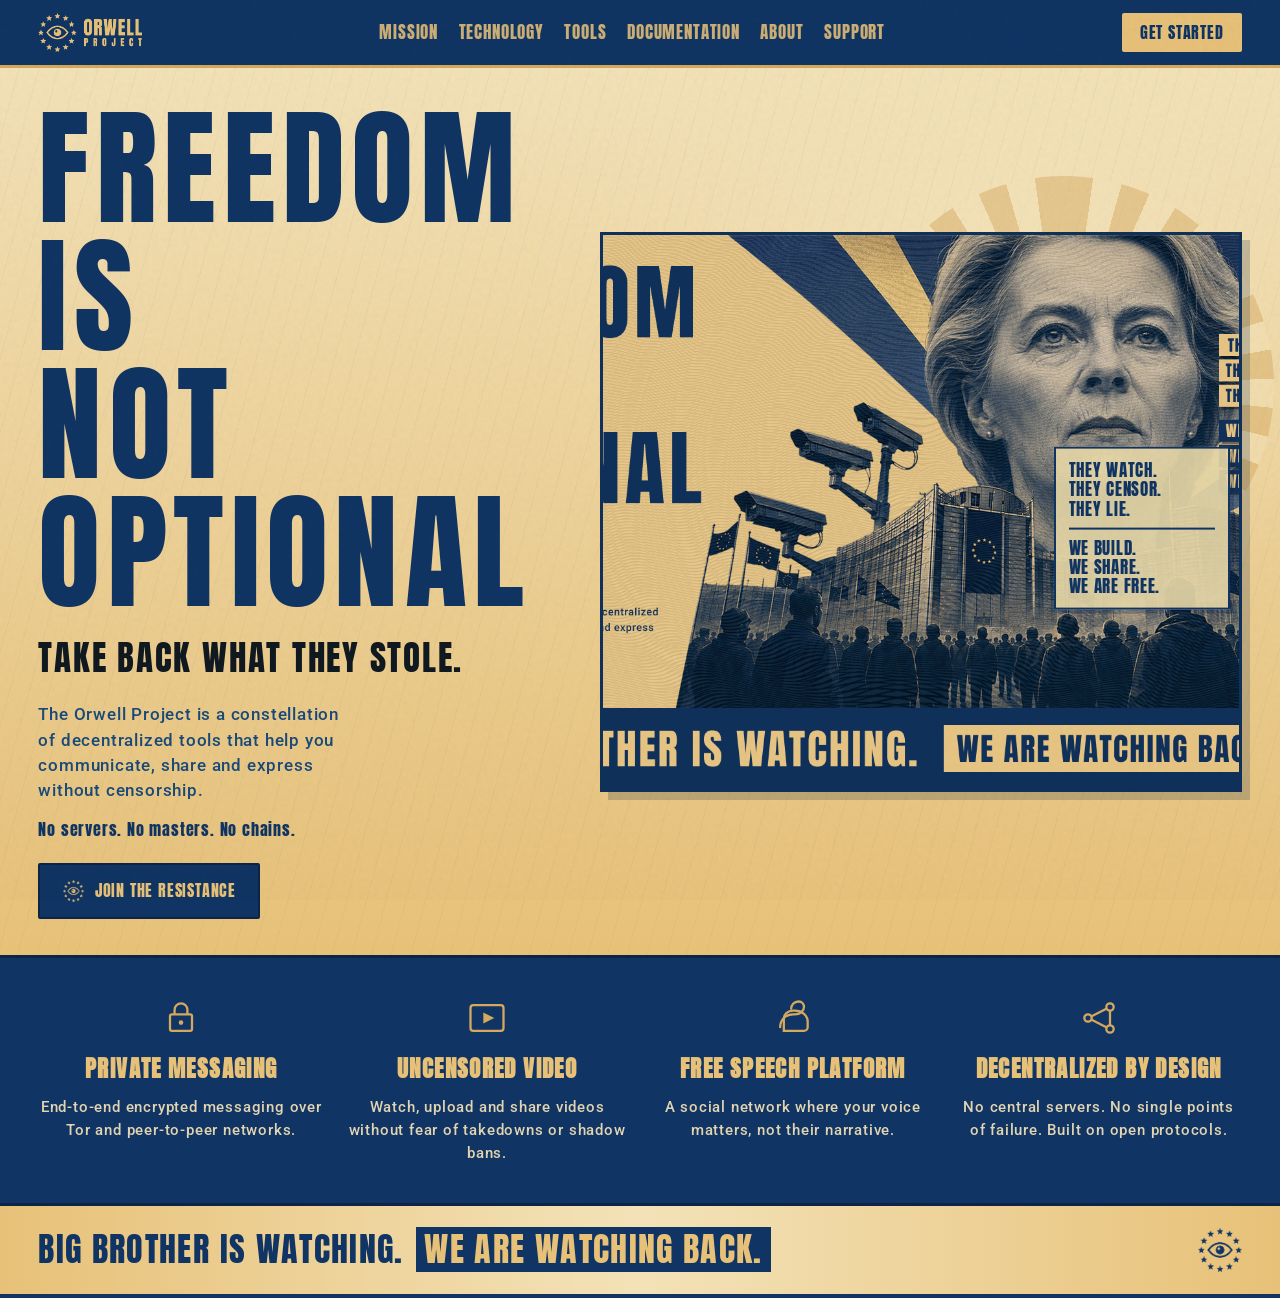
<file: index.html>
<!DOCTYPE html>
<html lang="en">
  <head>
    <meta charset="UTF-8" />
    <meta name="viewport" content="width=device-width, initial-scale=1.0" />
    <title>Orwell Project — Freedom Is Not Optional</title>
    <meta
      name="description"
      content="A constellation of decentralized tools to communicate, share and express without censorship. No servers. No masters. No chains."
    />
    <link rel="preconnect" href="https://fonts.googleapis.com" />
    <link rel="preconnect" href="https://fonts.gstatic.com" crossorigin />
    <link
      href="https://fonts.googleapis.com/css2?family=Anton&family=Roboto:wght@500&display=swap"
      rel="stylesheet"
    />
    <link rel="stylesheet" href="styles.css" />
  </head>
  <body>
    <div class="grain" aria-hidden="true"></div>

    <header class="site-header">
      <a class="brand" href="#top" aria-label="Orwell Project home">
        <img
          class="brand__logo"
          src="assets/brand/logo-main-yellow.png"
          alt="Orwell Project"
          width="200"
          height="48"
        />
      </a>

      <nav class="nav" aria-label="Primary">
        <a href="#mission">Mission</a>
        <a href="#technology">Technology</a>
        <a href="#tools">Tools</a>
        <a href="#documentation">Documentation</a>
        <a href="#about">About</a>
        <a href="#support">Support</a>
      </nav>

      <a class="btn btn--sand" href="#get-started">Get Started</a>
    </header>

    <main id="top">
      <section class="hero">
        <div class="hero__copy">
          <h1 class="hero__title">
            <span class="line">Freedom is</span>
            <span class="line">not optional</span>
          </h1>
          <p class="hero__kicker">Take back what they stole.</p>
          <p class="hero__lead">
            The Orwell Project is a constellation of decentralized tools that help
            you communicate, share and express without censorship.
          </p>
          <p class="hero__credo">No servers. No masters. No chains.</p>
          <a class="btn btn--navy btn--xl" href="#get-started">
            <img
              class="btn__icon"
              src="assets/brand/eye-yellow.png"
              alt=""
              width="22"
              height="22"
              aria-hidden="true"
            />
            Join the Resistance
          </a>
        </div>

        <div class="hero__art">
          <div class="hero__sunburst" aria-hidden="true"></div>
          <img
            class="hero__image"
            src="assets/Landing%20Page.png"
            alt="Propaganda-style scene: a giant bureaucratic portrait over a surveilled capital, watched by a crowd."
            width="1200"
            height="900"
          />
          <aside class="manifesto" aria-label="Manifesto">
            <p>They watch.<br />They censor.<br />They lie.</p>
            <hr />
            <p>We build.<br />We share.<br />We are free.</p>
          </aside>
        </div>
      </section>

      <section class="pillars" id="tools" aria-label="Core tools">
        <article class="pillar">
          <div class="pillar__icon" aria-hidden="true">
            <svg viewBox="0 0 48 48" fill="none">
              <rect x="12" y="20" width="24" height="18" rx="2" stroke="currentColor" stroke-width="2.5" />
              <path d="M17 20v-5a7 7 0 0 1 14 0v5" stroke="currentColor" stroke-width="2.5" />
              <circle cx="24" cy="29" r="2.5" fill="currentColor" />
            </svg>
          </div>
          <h2>Private Messaging</h2>
          <p>End-to-end encrypted messaging over Tor and peer-to-peer networks.</p>
        </article>

        <article class="pillar">
          <div class="pillar__icon" aria-hidden="true">
            <svg viewBox="0 0 48 48" fill="none">
              <rect x="6" y="10" width="36" height="28" rx="3" stroke="currentColor" stroke-width="2.5" />
              <path d="M20 18v12l12-6-12-6z" fill="currentColor" />
            </svg>
          </div>
          <h2>Uncensored Video</h2>
          <p>Watch, upload and share videos without fear of takedowns or shadow bans.</p>
        </article>

        <article class="pillar">
          <div class="pillar__icon" aria-hidden="true">
            <svg viewBox="0 0 48 48" fill="none">
              <path
                d="M10 34c0-8 6-14 14-14h2c6 0 10-4 10-8 0-3-2-6-6-6-5 0-8 4-8 8"
                stroke="currentColor"
                stroke-width="2.5"
                stroke-linecap="round"
              />
              <path
                d="M14 38h22a4 4 0 0 0 4-4v-6c0-7-6-12-14-12h-2c-6 0-10 4-10 9v13z"
                stroke="currentColor"
                stroke-width="2.5"
              />
            </svg>
          </div>
          <h2>Free Speech Platform</h2>
          <p>A social network where your voice matters, not their narrative.</p>
        </article>

        <article class="pillar">
          <div class="pillar__icon" aria-hidden="true">
            <svg viewBox="0 0 48 48" fill="none">
              <circle cx="12" cy="24" r="4" stroke="currentColor" stroke-width="2.5" />
              <circle cx="36" cy="12" r="4" stroke="currentColor" stroke-width="2.5" />
              <circle cx="36" cy="36" r="4" stroke="currentColor" stroke-width="2.5" />
              <path d="M16 22l16-8M16 26l16 8M36 16v16" stroke="currentColor" stroke-width="2.5" />
            </svg>
          </div>
          <h2>Decentralized by Design</h2>
          <p>No central servers. No single points of failure. Built on open protocols.</p>
        </article>
      </section>

      <section class="watch-bar" aria-label="Closing slogan">
        <p>
          <span>Big Brother is watching.</span>
          <strong>We are watching back.</strong>
        </p>
        <img
          class="watch-bar__mark"
          src="assets/brand/eye-blue.png"
          alt=""
          width="44"
          height="44"
          aria-hidden="true"
        />
      </section>
    </main>
  </body>
</html>
</file>
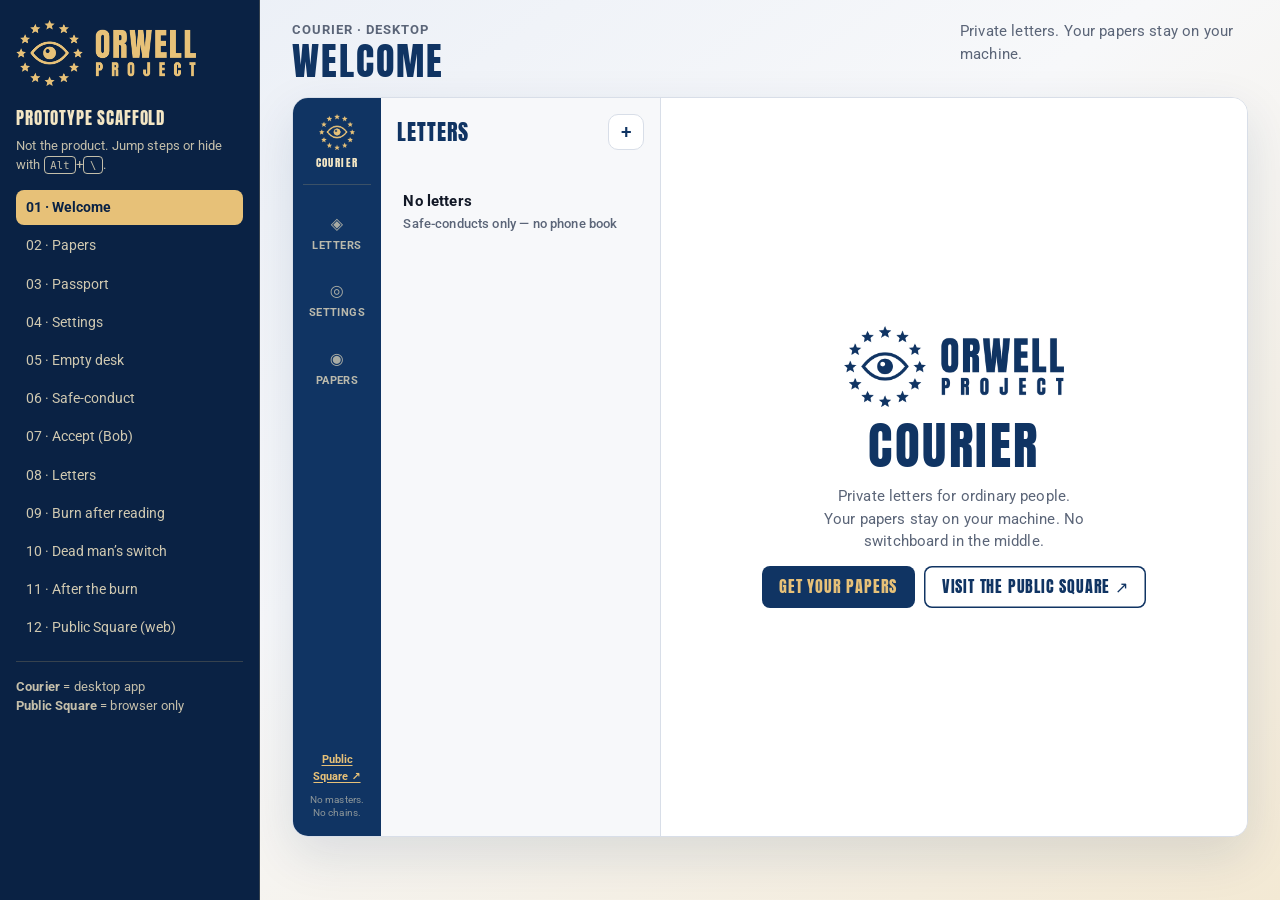
<file: mockups/parcours.html>
<!DOCTYPE html>
<html lang="en">
  <head>
    <meta charset="UTF-8" />
    <meta name="viewport" content="width=device-width, initial-scale=1.0" />
    <title>Orwell Project — Courier mockup</title>
    <link rel="preconnect" href="https://fonts.googleapis.com" />
    <link rel="preconnect" href="https://fonts.gstatic.com" crossorigin />
    <link
      href="https://fonts.googleapis.com/css2?family=Anton&family=Roboto:wght@400;500;700&display=swap"
      rel="stylesheet"
    />
    <link rel="stylesheet" href="parcours.css" />
  </head>
  <body>
    <aside class="rail" id="rail">
      <a class="rail__brand" href="../index.html">
        <img src="../assets/brand/logo-main-yellow.png" alt="Orwell Project" />
      </a>
      <p class="rail__label">Prototype scaffold</p>
      <p class="rail__hint">Not the product. Jump steps or hide with <kbd>Alt</kbd>+<kbd>\</kbd>.</p>
      <ol class="steps">
        <li><button type="button" data-go="splash" class="is-active">01 · Welcome</button></li>
        <li><button type="button" data-go="identity">02 · Papers</button></li>
        <li><button type="button" data-go="recovery">03 · Passport</button></li>
        <li><button type="button" data-go="settings">04 · Settings</button></li>
        <li><button type="button" data-go="inbox">05 · Empty desk</button></li>
        <li><button type="button" data-go="invite">06 · Safe-conduct</button></li>
        <li><button type="button" data-go="accept">07 · Accept (Bob)</button></li>
        <li><button type="button" data-go="chat">08 · Letters</button></li>
        <li><button type="button" data-go="ephemeral">09 · Burn after reading</button></li>
        <li><button type="button" data-go="dms">10 · Dead man’s switch</button></li>
        <li><button type="button" data-go="wiped">11 · After the burn</button></li>
        <li><button type="button" data-go="square">12 · Public Square (web)</button></li>
      </ol>
      <p class="rail__note">
        <strong>Courier</strong> = desktop app<br />
        <strong>Public Square</strong> = browser only
      </p>
    </aside>

    <main class="stage">
      <header class="stage__bar">
        <div>
          <p class="eyebrow">Courier · desktop</p>
          <h1 id="screen-title">Welcome</h1>
        </div>
        <p class="stage__meta" id="screen-meta">Private letters. Your papers stay on your machine.</p>
      </header>

      <div class="desktop-wrap">
        <!-- COURIER APP -->
        <div class="courier" id="app">
          <aside class="nav-rail">
            <div class="nav-rail__top">
              <img
                class="nav-rail__logo"
                src="../assets/brand/eye-yellow.png"
                alt=""
                aria-hidden="true"
              />
              <span class="nav-rail__word">COURIER</span>
            </div>
            <nav class="nav-rail__menu" aria-label="Courier">
              <button type="button" class="nav-item is-active" data-nav="lines" data-go="inbox">
                <span class="nav-item__icon" aria-hidden="true">◈</span>
                Letters
              </button>
              <button type="button" class="nav-item" data-go="settings">
                <span class="nav-item__icon" aria-hidden="true">◎</span>
                Settings
              </button>
              <button type="button" class="nav-item" data-go="identity">
                <span class="nav-item__icon" aria-hidden="true">◉</span>
                Papers
              </button>
            </nav>
            <div class="nav-rail__foot">
              <button type="button" class="nav-link" data-go="square">Public Square ↗</button>
              <p class="nav-rail__tag">No masters. No chains.</p>
            </div>
          </aside>

          <section class="col-list" aria-label="Letters">
            <header class="col-list__head">
              <h2>Letters</h2>
              <button type="button" class="icon-btn" data-go="invite" title="New letter">+</button>
            </header>
            <div class="col-list__body" id="thread-list">
              <!-- filled / swapped per screen via data attributes in screens below as templates — static variants -->
            </div>
          </section>

          <section class="col-main" id="app-main">
            <!-- 01 Welcome -->
            <div class="screen is-active" data-screen="splash">
              <div class="focus-panel">
                <img
                  class="focus-panel__logo"
                  src="../assets/brand/logo-main-blue.png"
                  alt="Orwell Project"
                />
                <h2 class="display">Courier</h2>
                <p class="lede">
                  Private letters for ordinary people.<br />
                  Your papers stay on your machine. No switchboard in the middle.
                </p>
                <div class="actions">
                  <button type="button" class="btn btn--primary" data-go="identity">
                    Get your papers
                  </button>
                  <button type="button" class="btn btn--ghost" data-go="square">
                    Visit the Public Square ↗
                  </button>
                </div>
              </div>
            </div>

            <!-- 02 Papers -->
            <div class="screen" data-screen="identity">
              <div class="focus-panel focus-panel--form">
                <p class="kicker">Your papers</p>
                <h2 class="display display--sm">Issue new papers</h2>
                <p class="lede">No telephone number. No mailing address. Just you and this desk.</p>
                <div class="card">
                  <p class="card__label">Your seal</p>
                  <code>ORW-7F3A · 9C21 · B804 · E11D</code>
                  <p class="card__hint">Kept here · how comrades recognize you</p>
                </div>
                <label class="field">
                  <span>Cover name (optional)</span>
                  <input type="text" value="Comrade A" readonly />
                </label>
                <button type="button" class="btn btn--primary" data-go="recovery">
                  Make my passport
                </button>
              </div>
            </div>

            <!-- 03 Passport -->
            <div class="screen" data-screen="recovery">
              <div class="focus-panel focus-panel--form">
                <button type="button" class="text-btn" data-go="identity">← Back</button>
                <p class="kicker">Passport</p>
                <h2 class="display display--sm">Write these words down</h2>
                <p class="lede">
                  On paper. Off this machine. Lose them, and these papers are gone for good.
                </p>
                <ol class="words">
                  <li>lantern</li>
                  <li>bridge</li>
                  <li>velvet</li>
                  <li>circuit</li>
                  <li>harbor</li>
                  <li>quartz</li>
                  <li>mirror</li>
                  <li>ember</li>
                  <li>silent</li>
                  <li>copper</li>
                  <li>orchid</li>
                  <li>signal</li>
                </ol>
                <label class="check">
                  <input type="checkbox" checked readonly />
                  <span>I wrote them somewhere safe — not on this machine</span>
                </label>
                <button type="button" class="btn btn--primary" data-go="settings">Continue</button>
              </div>
            </div>

            <!-- 04 Settings -->
            <div class="screen" data-screen="settings">
              <div class="focus-panel focus-panel--form focus-panel--wide">
                <p class="kicker">Settings</p>
                <h2 class="display display--sm">House rules</h2>
                <div class="settings-grid">
                  <div class="card">
                    <div class="row">
                      <div>
                        <strong>Burn after reading</strong>
                        <p>Letters disappear for both of you</p>
                      </div>
                      <span class="switch is-on" aria-hidden="true"></span>
                    </div>
                    <div class="chips">
                      <span class="chip">1h</span>
                      <span class="chip is-selected">24h</span>
                      <span class="chip">7d</span>
                      <span class="chip">15 letters</span>
                    </div>
                  </div>
                  <div class="card">
                    <div class="row">
                      <div>
                        <strong>Dead man’s switch</strong>
                        <p>Burn everything on this desk in a hurry</p>
                      </div>
                      <span class="switch is-on" aria-hidden="true"></span>
                    </div>
                    <p class="card__hint"><kbd>Ctrl</kbd>×2 → then <kbd>Enter</kbd>×2</p>
                  </div>
                  <div class="card">
                    <strong>Cover story</strong>
                    <p>A second code opens a harmless empty desk.</p>
                    <button type="button" class="btn btn--soft btn--sm">Set up later</button>
                  </div>
                </div>
                <button type="button" class="btn btn--primary" data-go="inbox">Open the desk</button>
              </div>
            </div>

            <!-- 05 Empty inbox -->
            <div class="screen" data-screen="inbox" data-list="empty">
              <div class="focus-panel">
                <img
                  class="focus-panel__mark"
                  src="../assets/brand/eye-blue.png"
                  alt=""
                  aria-hidden="true"
                />
                <h2 class="display display--sm">No letters yet</h2>
                <p class="lede">
                  There is no phone book here.<br />
                  Hand someone a safe-conduct to begin.
                </p>
                <button type="button" class="btn btn--primary" data-go="invite">
                  Issue a safe-conduct
                </button>
              </div>
            </div>

            <!-- 06 Invite -->
            <div class="screen" data-screen="invite" data-list="invite">
              <div class="chat-frame">
                <header class="chat-frame__head">
                  <div>
                    <h2>Safe-conduct</h2>
                    <p>Show it in person — or pass it quietly · good for 15 minutes</p>
                  </div>
                </header>
                <div class="invite-body">
                  <div class="qr" aria-hidden="true">
                    <div class="qr__grid"></div>
                  </div>
                  <div class="invite-body__copy">
                    <div class="card card--row">
                      <code>orwell://pass/8f3c…a91e</code>
                      <button type="button" class="btn btn--soft btn--sm">Copy</button>
                    </div>
                    <p class="muted">Waiting for Bob to accept…</p>
                    <button type="button" class="btn btn--primary" data-go="accept">
                      Pretend Bob opens it →
                    </button>
                  </div>
                </div>
              </div>
            </div>

            <!-- 07 Accept -->
            <div class="screen" data-screen="accept" data-list="empty">
              <div class="focus-panel focus-panel--form">
                <p class="kicker">On Bob’s desk</p>
                <h2 class="display display--sm">Someone wants a letter line</h2>
                <div class="card">
                  <p class="card__label">From</p>
                  <p class="card__title">Comrade A</p>
                  <p class="mono">Seal · ORW-7F3A · 9C21</p>
                  <p class="card__hint">
                    Check the seal with them in real life. This pass burns after one use.
                  </p>
                </div>
                <ul class="bullets">
                  <li>Only the two of you will read what follows</li>
                  <li>No phone book in the middle</li>
                  <li>The safe-conduct expires once used</li>
                </ul>
                <div class="actions">
                  <button type="button" class="btn btn--primary" data-go="chat">Accept</button>
                  <button type="button" class="btn btn--ghost" data-go="inbox">Refuse</button>
                </div>
              </div>
            </div>

            <!-- 08 Chat -->
            <div class="screen" data-screen="chat" data-list="chat">
              <div class="chat-frame">
                <header class="chat-frame__head">
                  <div>
                    <h2>Comrade A</h2>
                    <p>Burn after reading · 24h · <span class="accent">3/15</span></p>
                  </div>
                  <div class="chat-frame__tools">
                    <span class="badge">Sealed</span>
                    <button type="button" class="text-btn" data-go="dms">Panic burn</button>
                  </div>
                </header>
                <div class="chat-frame__banner">
                  Sealed letters — only the two of you can read them
                </div>
                <div class="chat-frame__thread">
                  <div class="msg msg--in">
                    <p>The line is open. Speak freely.</p>
                    <time>14:02 · read · burns in 23h</time>
                  </div>
                  <div class="msg msg--out">
                    <p>Understood. Keep it short. Keep it quiet.</p>
                    <time>14:03 · sent</time>
                  </div>
                  <div class="msg msg--in">
                    <p>If they knock: Dead man’s switch. Don’t wait for a warning light.</p>
                    <time>14:04 · read · burns in 23h</time>
                  </div>
                </div>
                <footer class="composer">
                  <button type="button" class="icon-btn" title="Attach" disabled>+</button>
                  <input type="text" value="Type a letter…" readonly />
                  <button type="button" class="btn btn--primary btn--sm" data-go="ephemeral">
                    Send
                  </button>
                </footer>
              </div>
            </div>

            <!-- 09 Ephemeral -->
            <div class="screen" data-screen="ephemeral" data-list="chat">
              <div class="chat-frame">
                <header class="chat-frame__head">
                  <div>
                    <h2>Comrade A</h2>
                    <p class="warn">Burn limit reached — both desks clear</p>
                  </div>
                  <span class="badge badge--warn">15/15</span>
                </header>
                <div class="chat-frame__thread is-purging">
                  <div class="msg msg--ghost">Letter burned</div>
                  <div class="msg msg--ghost">Letter burned</div>
                  <div class="msg msg--ghost">Letter burned</div>
                  <div class="toast">
                    <strong>Ash only</strong>
                    <span>Those letters are gone from both desks.</span>
                  </div>
                </div>
                <footer class="composer">
                  <button type="button" class="btn btn--primary" data-go="dms">
                    Try Dead man’s switch →
                  </button>
                </footer>
              </div>
            </div>

            <!-- 10 DMS -->
            <div class="screen" data-screen="dms" data-list="chat">
              <div class="dms">
                <p class="kicker kicker--light">Ctrl ×2</p>
                <h2 class="display">Dead man’s switch</h2>
                <p class="lede lede--light">
                  Burns this desk. It cannot unsay what someone already copied by hand.
                </p>
                <button type="button" class="dms__btn" data-go="wiped">
                  Burn the desk now
                </button>
                <p class="muted muted--light">Confirm with <kbd>Enter</kbd> ×2</p>
                <button type="button" class="btn btn--ghost-light" data-go="chat">Cancel</button>
              </div>
            </div>

            <!-- 11 Wiped -->
            <div class="screen" data-screen="wiped" data-list="empty">
              <div class="focus-panel">
                <p class="badge">Cover intact</p>
                <h2 class="display display--sm">We’ve got you.</h2>
                <p class="lede">
                  Big Brother came looking.<br />
                  Your letters and papers on this desk: ash.
                </p>
                <div class="card">
                  <strong>Cover story is showing</strong>
                  <p>This machine now looks like a quiet, empty desk.</p>
                </div>
                <div class="actions">
                  <button type="button" class="btn btn--primary" data-go="square">
                    Public Square ↗
                  </button>
                  <button type="button" class="btn btn--ghost" data-go="splash">Start over</button>
                </div>
              </div>
            </div>
          </section>
        </div>

        <!-- PUBLIC SQUARE = WEB -->
        <div class="browser" id="web" hidden>
          <div class="browser__chrome">
            <div class="browser__traffic" aria-hidden="true"><i></i><i></i><i></i></div>
            <div class="browser__url">square.orwell.project</div>
            <button type="button" class="btn btn--soft btn--sm" data-go="inbox">
              ← Courier app
            </button>
          </div>
          <div class="browser__page">
            <header class="web-header">
              <img src="../assets/brand/logo-main-blue.png" alt="Orwell Project" />
              <nav>
                <span class="is-active">Feed</span>
                <span>Kinotek</span>
                <span>Docs</span>
              </nav>
              <button type="button" class="btn btn--primary btn--sm" data-go="invite">
                Open Courier
              </button>
            </header>
            <div class="web-grid">
              <aside>
                <h2>Feeds</h2>
                <button type="button" class="thread is-active">
                  <strong>Main</strong>
                  <small>Speech · short takes</small>
                </button>
                <button type="button" class="thread">
                  <strong>Kinotek</strong>
                  <small>Video</small>
                </button>
                <p class="aside-note">The Square is for speaking aloud. Private letters stay in Courier.</p>
              </aside>
              <div class="feed">
                <article class="post">
                  <header>
                    <strong>@signal.break</strong>
                    <time>2h</time>
                  </header>
                  <p>The Ministry of Truth just “clarified” the rules. Again.</p>
                  <footer>
                    <span>84</span>
                    <button type="button" class="text-btn" data-go="invite">Write in Courier</button>
                  </footer>
                </article>
                <article class="post">
                  <div class="thumb">Newsreel #14 — how to hand a safe-conduct</div>
                  <header>
                    <strong>@kinotek</strong>
                    <time>5h</time>
                  </header>
                  <p>Pictures and film for those who still look.</p>
                </article>
                <article class="post">
                  <header>
                    <strong>@no.chains</strong>
                    <time>1d</time>
                  </header>
                  <p>Don’t put your real name in a letter. Ever.</p>
                </article>
              </div>
            </div>
          </div>
        </div>
      </div>
    </main>

    <!-- Thread list templates (cloned into col-list by JS) -->
    <template id="list-empty">
      <div class="list-empty">
        <p>No letters</p>
        <small>Safe-conducts only — no phone book</small>
      </div>
    </template>
    <template id="list-invite">
      <button type="button" class="thread is-active">
        <span class="avatar">+</span>
        <span>
          <strong>New safe-conduct</strong>
          <small>Once only · 15 min</small>
        </span>
      </button>
    </template>
    <template id="list-chat">
      <button type="button" class="thread is-active">
        <span class="avatar">A</span>
        <span>
          <strong>Comrade A</strong>
          <small>Burns · 3/15</small>
        </span>
      </button>
      <button type="button" class="thread">
        <span class="avatar">B</span>
        <span>
          <strong>Comrade B</strong>
          <small>No recent letters</small>
        </span>
      </button>
    </template>

    <script src="parcours.js"></script>
  </body>
</html>
</file>
<file: styles.css>
:root {
  /* Figma — primary */
  --european-yellow: #e7c178;
  --european-blue: #103463;

  /* Aliases used across UI */
  --navy: var(--european-blue);
  --navy-deep: #0b2448;
  --navy-mid: #1a4a7a;
  --sand: var(--european-yellow);
  --sand-deep: #d4a85e;
  --sand-soft: #f3e2b8;
  --ink: #101820;
  --cream: #f3e2b8;
  --halo: rgba(231, 193, 120, 0.18);

  /* Figma — type */
  --font-display: "Anton", Impact, "Arial Narrow", sans-serif;
  --font-body: "Roboto", "Segoe UI", sans-serif;
  --font-stamp: var(--font-display);
  --lh-h1: 1;
  --lh-button: 1.11;
  --lh-text: 1.5;
  --tracking: 0.05em;

  --header-h: 4.25rem;
  --radius: 2px;
}

*,
*::before,
*::after {
  box-sizing: border-box;
}

html {
  scroll-behavior: smooth;
}

body {
  margin: 0;
  min-height: 100vh;
  color: var(--navy);
  font-family: var(--font-body);
  font-weight: 500;
  font-size: 16px;
  letter-spacing: var(--tracking);
  background: var(--cream);
  line-height: var(--lh-text);
  overflow-x: hidden;
}

img {
  max-width: 100%;
  display: block;
}

a {
  color: inherit;
  text-decoration: none;
}

.grain {
  pointer-events: none;
  position: fixed;
  inset: 0;
  z-index: 50;
  opacity: 0.14;
  mix-blend-mode: multiply;
  background-image: url("data:image/svg+xml,%3Csvg viewBox='0 0 200 200' xmlns='http://www.w3.org/2000/svg'%3E%3Cfilter id='n'%3E%3CfeTurbulence type='fractalNoise' baseFrequency='0.9' numOctaves='3' stitchTiles='stitch'/%3E%3C/filter%3E%3Crect width='100%25' height='100%25' filter='url(%23n)' opacity='0.55'/%3E%3C/svg%3E");
}

/* ——— Header ——— */

.site-header {
  position: sticky;
  top: 0;
  z-index: 40;
  display: flex;
  align-items: center;
  gap: 1.5rem;
  min-height: var(--header-h);
  padding: 0.75rem clamp(1rem, 3vw, 2.5rem);
  background: var(--navy);
  color: var(--sand);
  border-bottom: 3px solid var(--sand-deep);
}

.brand {
  display: inline-flex;
  align-items: center;
  flex-shrink: 0;
}

.brand__logo {
  display: block;
  height: 2.4rem;
  width: auto;
  max-width: min(220px, 42vw);
  object-fit: contain;
  background: transparent;
}

.pillar__icon svg {
  width: 100%;
  height: 100%;
  display: block;
}

.nav {
  display: none;
  flex: 1;
  justify-content: center;
  gap: clamp(0.75rem, 1.6vw, 1.5rem);
  font-family: var(--font-display);
  font-size: 1.05rem;
  font-weight: 400;
  letter-spacing: var(--tracking);
  text-transform: uppercase;
}

.nav a {
  opacity: 0.88;
  transition: opacity 160ms ease, color 160ms ease;
}

.nav a:hover,
.nav a:focus-visible {
  opacity: 1;
  color: #fff;
}

.btn {
  display: inline-flex;
  align-items: center;
  justify-content: center;
  gap: 0.65rem;
  border: 2px solid transparent;
  border-radius: var(--radius);
  font-family: var(--font-display);
  font-size: 16px;
  font-weight: 400;
  line-height: var(--lh-button);
  letter-spacing: var(--tracking);
  text-transform: uppercase;
  cursor: pointer;
  transition: transform 160ms ease, background 160ms ease, color 160ms ease,
    box-shadow 160ms ease;
}

.btn:hover,
.btn:focus-visible {
  transform: translateY(-1px);
}

.btn--sand {
  margin-left: auto;
  padding: 0.55rem 1rem;
  background: var(--sand);
  color: var(--navy);
  flex-shrink: 0;
}

.btn--sand:hover,
.btn--sand:focus-visible {
  background: #fff1c9;
  box-shadow: 0 0 0 2px var(--sand-deep);
}

.btn--navy {
  background: var(--navy);
  color: var(--sand);
  border-color: var(--navy-deep);
}

.btn--navy:hover,
.btn--navy:focus-visible {
  background: var(--navy-mid);
  box-shadow: 4px 4px 0 var(--sand-deep);
}

.btn--xl {
  padding: 0.95rem 1.4rem;
}

.btn__icon {
  width: 1.35rem;
  height: 1.35rem;
  object-fit: contain;
  flex-shrink: 0;
  background: transparent;
}

/* ——— Hero ——— */

.hero {
  position: relative;
  display: grid;
  grid-template-columns: 1fr;
  gap: 1.5rem;
  padding: clamp(1.5rem, 4vw, 3rem) clamp(1rem, 3vw, 2.5rem) 2rem;
  background:
    radial-gradient(circle at 78% 18%, var(--sand-soft) 0%, transparent 34%),
    linear-gradient(180deg, var(--cream) 0%, var(--sand) 100%);
  overflow: hidden;
}

.hero::before {
  content: "";
  position: absolute;
  inset: 0;
  background: repeating-linear-gradient(
    105deg,
    transparent 0 18px,
    rgba(12, 35, 72, 0.03) 18px 19px
  );
  pointer-events: none;
}

.hero__copy {
  position: relative;
  z-index: 2;
  max-width: 34rem;
  animation: rise-in 700ms ease both;
}

.hero__title {
  margin: 0;
  font-family: var(--font-display);
  font-size: clamp(3.5rem, 10vw, 8rem);
  font-weight: 400;
  line-height: var(--lh-h1);
  letter-spacing: var(--tracking);
  text-transform: uppercase;
  color: var(--navy);
}

.hero__title .line {
  display: block;
}

.hero__kicker {
  margin: 1rem 0 0;
  font-family: var(--font-display);
  font-size: clamp(1.5rem, 3.4vw, 2.2rem);
  font-weight: 400;
  letter-spacing: var(--tracking);
  text-transform: uppercase;
  color: var(--ink);
}

.hero__lead {
  margin: 1.1rem 0 0;
  max-width: 32ch;
  font-size: 1.05rem;
  color: var(--navy-mid);
}

.hero__credo {
  margin: 0.85rem 0 1.4rem;
  font-family: var(--font-stamp);
  font-size: 1rem;
  color: var(--navy);
}

.hero__art {
  position: relative;
  z-index: 1;
  min-height: 280px;
  animation: fade-slide 900ms ease 120ms both;
}

.hero__sunburst {
  position: absolute;
  inset: -10% -5% auto auto;
  width: min(70%, 420px);
  aspect-ratio: 1;
  border-radius: 50%;
  background: repeating-conic-gradient(
    from 0deg,
    var(--sand-deep) 0deg 8deg,
    var(--sand-soft) 8deg 16deg
  );
  opacity: 0.45;
  filter: blur(0.2px);
  animation: spin-slow 48s linear infinite;
  z-index: 0;
}

.hero__image {
  position: relative;
  z-index: 1;
  width: 100%;
  height: min(58vh, 520px);
  object-fit: cover;
  object-position: center top;
  border: 3px solid var(--navy);
  box-shadow: 8px 8px 0 rgba(12, 35, 72, 0.2);
  filter: grayscale(0.15) contrast(1.05);
}

.manifesto {
  position: absolute;
  right: 0.75rem;
  top: 50%;
  transform: translateY(-40%);
  z-index: 2;
  width: min(42%, 11rem);
  padding: 0.75rem 0.8rem;
  background: rgba(230, 215, 168, 0.92);
  border: 2px solid var(--navy);
  color: var(--navy);
  font-family: var(--font-display);
  font-size: clamp(0.85rem, 2.4vw, 1.05rem);
  line-height: 1.15;
  letter-spacing: 0.04em;
  text-transform: uppercase;
  box-shadow: 4px 4px 0 rgba(12, 35, 72, 0.25);
  animation: stamp-in 800ms ease 350ms both;
}

.manifesto p {
  margin: 0;
}

.manifesto hr {
  border: none;
  border-top: 2px solid var(--navy);
  margin: 0.55rem 0;
}

/* ——— Pillars ——— */

.pillars {
  display: grid;
  grid-template-columns: 1fr;
  gap: 1.75rem;
  padding: 2rem clamp(1rem, 3vw, 2.5rem);
  background: var(--navy);
  color: var(--sand);
  border-top: 3px solid var(--navy-deep);
  border-bottom: 3px solid var(--navy-deep);
}

.pillar {
  text-align: center;
  max-width: 18rem;
  margin-inline: auto;
}

.pillar__icon {
  width: 2.75rem;
  height: 2.75rem;
  margin: 0 auto 0.75rem;
  color: var(--sand-deep);
}

.pillar h2 {
  margin: 0;
  font-family: var(--font-display);
  font-size: 1.45rem;
  letter-spacing: 0.06em;
  text-transform: uppercase;
}

.pillar p {
  margin: 0.55rem 0 0;
  font-size: 0.95rem;
  color: var(--sand-soft);
  opacity: 0.92;
}

/* ——— Watch bar ——— */

.watch-bar {
  display: flex;
  align-items: center;
  justify-content: space-between;
  gap: 1rem;
  padding: 1.35rem clamp(1rem, 3vw, 2.5rem);
  background:
    linear-gradient(90deg, var(--sand) 0%, var(--sand-soft) 50%, var(--sand) 100%);
  color: var(--navy);
  border-bottom: 4px solid var(--navy);
}

.watch-bar p {
  margin: 0;
  display: flex;
  flex-wrap: wrap;
  align-items: center;
  gap: 0.55rem 0.75rem;
  font-family: var(--font-display);
  font-size: clamp(1.35rem, 3.5vw, 2.1rem);
  letter-spacing: 0.04em;
  text-transform: uppercase;
  line-height: 1.1;
}

.watch-bar strong {
  display: inline-block;
  padding: 0.25rem 0.55rem;
  background: var(--navy);
  color: var(--sand);
  font-weight: 400;
}

.watch-bar__mark {
  width: 2.75rem;
  height: 2.75rem;
  flex-shrink: 0;
  object-fit: contain;
  background: transparent;
}

/* ——— Motion ——— */

@keyframes rise-in {
  from {
    opacity: 0;
    transform: translateY(18px);
  }
  to {
    opacity: 1;
    transform: translateY(0);
  }
}

@keyframes fade-slide {
  from {
    opacity: 0;
    transform: translateX(24px);
  }
  to {
    opacity: 1;
    transform: translateX(0);
  }
}

@keyframes stamp-in {
  from {
    opacity: 0;
    transform: translateY(-40%) scale(1.08) rotate(-2deg);
  }
  to {
    opacity: 1;
    transform: translateY(-40%) scale(1) rotate(0deg);
  }
}

@keyframes spin-slow {
  to {
    transform: rotate(360deg);
  }
}

@media (prefers-reduced-motion: reduce) {
  .hero__copy,
  .hero__art,
  .manifesto,
  .hero__sunburst {
    animation: none !important;
  }

  .btn:hover,
  .btn:focus-visible {
    transform: none;
  }
}

/* ——— Breakpoints ——— */

@media (min-width: 720px) {
  .pillars {
    grid-template-columns: repeat(2, 1fr);
    gap: 2rem 1.5rem;
    padding-block: 2.4rem;
  }

  .pillar {
    margin-inline: 0;
    max-width: none;
  }
}

@media (min-width: 960px) {
  .nav {
    display: flex;
  }

  .hero {
    grid-template-columns: minmax(280px, 0.95fr) minmax(320px, 1.15fr);
    align-items: center;
    gap: 2rem;
    min-height: calc(100vh - var(--header-h) - 11rem);
    padding-top: clamp(2rem, 4vh, 3.5rem);
    padding-bottom: clamp(2rem, 4vh, 3rem);
  }

  .hero__image {
    height: min(64vh, 560px);
  }

  .pillars {
    grid-template-columns: repeat(4, 1fr);
    gap: 1.25rem;
  }
}

@media (max-width: 959px) {
  .site-header {
    flex-wrap: wrap;
  }

  .btn--sand {
    margin-left: 0;
  }
}
</file>
<file: mockups/parcours.css>
:root {
  --blue: #103463;
  --blue-deep: #0a2244;
  --blue-mid: #1a4f8c;
  --yellow: #e7c178;
  --yellow-soft: #f3e6c4;
  --surface: #f7f8fa;
  --surface-2: #ffffff;
  --surface-3: #eef1f6;
  --ink: #121826;
  --muted: #5b6578;
  --line: #d8dee8;
  --danger: #c23b3b;
  --ok: #1f7a4c;

  --font-display: "Anton", Impact, sans-serif;
  --font-body: "Roboto", system-ui, sans-serif;
  --tracking: 0.05em;
  --radius: 10px;
  --radius-sm: 8px;
  --shadow: 0 18px 50px rgba(16, 52, 99, 0.12);
}

*,
*::before,
*::after {
  box-sizing: border-box;
}

body {
  margin: 0;
  min-height: 100vh;
  display: grid;
  grid-template-columns: 260px 1fr;
  font-family: var(--font-body);
  font-weight: 500;
  font-size: 15px;
  letter-spacing: 0.01em;
  line-height: 1.5;
  color: var(--ink);
  background: linear-gradient(145deg, #e9eef6 0%, #f7f8fa 45%, #f3e9d4 100%);
}

body.rail-collapsed {
  grid-template-columns: 0 1fr;
}

body.rail-collapsed .rail {
  opacity: 0;
  pointer-events: none;
  overflow: hidden;
  padding: 0;
  border: 0;
}

button,
input {
  font: inherit;
  color: inherit;
}

button {
  border: 0;
  background: none;
  cursor: pointer;
}

kbd {
  display: inline-block;
  padding: 0.05rem 0.35rem;
  border: 1px solid currentColor;
  border-radius: 4px;
  font-size: 0.8em;
}

/* ——— Scaffold rail ——— */

.rail {
  position: sticky;
  top: 0;
  height: 100vh;
  overflow: auto;
  padding: 1.25rem 1rem 2rem;
  background: var(--blue-deep);
  color: var(--yellow-soft);
  border-right: 1px solid rgba(231, 193, 120, 0.2);
}

.rail__brand img {
  display: block;
  width: 180px;
  height: auto;
  background: transparent;
}

.rail__label {
  margin: 1.25rem 0 0.35rem;
  font-family: var(--font-display);
  letter-spacing: var(--tracking);
  text-transform: uppercase;
  font-size: 1.05rem;
}

.rail__hint,
.rail__note {
  margin: 0 0 1rem;
  font-size: 0.82rem;
  color: rgba(243, 230, 196, 0.8);
  line-height: 1.4;
  font-weight: 400;
}

.rail__note {
  margin-top: 1rem;
  padding-top: 1rem;
  border-top: 1px solid rgba(231, 193, 120, 0.2);
}

.steps {
  list-style: none;
  margin: 0;
  padding: 0;
  display: grid;
  gap: 0.2rem;
}

.steps button {
  width: 100%;
  text-align: left;
  padding: 0.45rem 0.6rem;
  border-radius: 8px;
  color: rgba(243, 230, 196, 0.85);
  font-size: 0.86rem;
  font-weight: 400;
}

.steps button:hover {
  background: rgba(255, 255, 255, 0.06);
  color: #fff;
}

.steps button.is-active {
  background: var(--yellow);
  color: var(--blue-deep);
  font-weight: 700;
}

/* ——— Stage ——— */

.stage {
  padding: 1.25rem clamp(1rem, 2.5vw, 2rem) 2rem;
  min-width: 0;
}

.stage__bar {
  display: flex;
  flex-wrap: wrap;
  justify-content: space-between;
  gap: 0.75rem 1.5rem;
  margin-bottom: 1rem;
}

.eyebrow {
  margin: 0;
  font-size: 0.8rem;
  text-transform: uppercase;
  letter-spacing: 0.08em;
  color: var(--muted);
  font-weight: 700;
}

.stage__bar h1 {
  margin: 0.2rem 0 0;
  font-family: var(--font-display);
  font-size: clamp(1.8rem, 3.5vw, 2.4rem);
  font-weight: 400;
  letter-spacing: var(--tracking);
  text-transform: uppercase;
  line-height: 1;
  color: var(--blue);
}

.stage__meta {
  margin: 0;
  max-width: 36ch;
  color: var(--muted);
  font-weight: 400;
}

.desktop-wrap {
  display: flex;
  justify-content: center;
}

/* ——— Courier shell ——— */

.courier,
.browser {
  width: min(100%, 1180px);
  height: min(740px, calc(100vh - 7.5rem));
  display: grid;
  background: var(--surface-2);
  border: 1px solid var(--line);
  border-radius: 16px;
  box-shadow: var(--shadow);
  overflow: hidden;
}

.courier {
  grid-template-columns: 88px 280px 1fr;
}

.courier[hidden],
.browser[hidden] {
  display: none !important;
}

.nav-rail {
  display: flex;
  flex-direction: column;
  gap: 0.5rem;
  padding: 1rem 0.65rem;
  background: var(--blue);
  color: var(--yellow-soft);
}

.nav-rail__top {
  display: grid;
  place-items: center;
  gap: 0.35rem;
  padding-bottom: 0.75rem;
  border-bottom: 1px solid rgba(231, 193, 120, 0.2);
}

.nav-rail__logo {
  width: 36px;
  height: 36px;
  object-fit: contain;
}

.nav-rail__word {
  font-family: var(--font-display);
  font-size: 0.7rem;
  letter-spacing: 0.12em;
}

.nav-rail__menu {
  display: grid;
  gap: 0.25rem;
  margin-top: 0.5rem;
}

.nav-item {
  display: grid;
  justify-items: center;
  gap: 0.15rem;
  padding: 0.65rem 0.25rem;
  border-radius: 10px;
  color: rgba(243, 230, 196, 0.75);
  font-size: 0.68rem;
  font-weight: 700;
  letter-spacing: 0.04em;
  text-transform: uppercase;
}

.nav-item__icon {
  font-size: 1rem;
  opacity: 0.9;
}

.nav-item:hover {
  background: rgba(255, 255, 255, 0.08);
  color: #fff;
}

.nav-item.is-active {
  background: var(--yellow);
  color: var(--blue-deep);
}

.nav-rail__foot {
  margin-top: auto;
  display: grid;
  gap: 0.5rem;
  text-align: center;
}

.nav-link {
  color: var(--yellow);
  font-size: 0.68rem;
  font-weight: 700;
  text-decoration: underline;
  text-underline-offset: 2px;
}

.nav-rail__tag {
  margin: 0;
  font-size: 0.62rem;
  line-height: 1.3;
  color: rgba(243, 230, 196, 0.55);
  font-weight: 400;
}

/* List column */

.col-list {
  display: flex;
  flex-direction: column;
  min-width: 0;
  background: var(--surface);
  border-right: 1px solid var(--line);
}

.col-list__head {
  display: flex;
  align-items: center;
  justify-content: space-between;
  padding: 1rem 1rem 0.75rem;
}

.col-list__head h2 {
  margin: 0;
  font-family: var(--font-display);
  font-size: 1.35rem;
  font-weight: 400;
  letter-spacing: var(--tracking);
  text-transform: uppercase;
  color: var(--blue);
}

.col-list__body {
  flex: 1;
  overflow: auto;
  padding: 0.25rem 0.65rem 1rem;
}

.list-empty {
  padding: 1.5rem 0.75rem;
  color: var(--muted);
}

.list-empty p {
  margin: 0;
  font-weight: 700;
  color: var(--ink);
}

.thread {
  width: 100%;
  display: flex;
  align-items: center;
  gap: 0.75rem;
  padding: 0.75rem;
  border-radius: var(--radius-sm);
  text-align: left;
  margin-bottom: 0.25rem;
}

.thread:hover {
  background: var(--surface-3);
}

.thread.is-active {
  background: #e7eef8;
  box-shadow: inset 3px 0 0 var(--blue);
}

.thread strong {
  display: block;
  font-size: 0.92rem;
}

.thread small {
  display: block;
  color: var(--muted);
  font-size: 0.78rem;
  font-weight: 400;
}

.avatar {
  width: 36px;
  height: 36px;
  border-radius: 50%;
  display: grid;
  place-items: center;
  background: var(--blue);
  color: var(--yellow);
  font-family: var(--font-display);
  font-size: 0.95rem;
  flex-shrink: 0;
}

/* Main column */

.col-main {
  position: relative;
  min-width: 0;
  background: var(--surface-2);
}

.screen {
  display: none;
  height: 100%;
  overflow: auto;
}

.screen.is-active {
  display: flex;
  flex-direction: column;
}

.focus-panel {
  margin: auto;
  width: min(100%, 440px);
  padding: 2rem 1.5rem;
  text-align: center;
  display: grid;
  gap: 0.85rem;
  justify-items: center;
}

.focus-panel--form {
  text-align: left;
  justify-items: stretch;
}

.focus-panel--wide {
  width: min(100%, 560px);
}

.focus-panel__logo {
  width: min(100%, 220px);
  background: transparent;
}

.focus-panel__mark {
  width: 48px;
  height: 48px;
  object-fit: contain;
}

.display {
  margin: 0;
  font-family: var(--font-display);
  font-size: clamp(2.4rem, 4vw, 3.4rem);
  font-weight: 400;
  letter-spacing: var(--tracking);
  text-transform: uppercase;
  line-height: 1;
  color: var(--blue);
}

.display--sm {
  font-size: clamp(1.8rem, 3vw, 2.4rem);
}

.kicker {
  margin: 0;
  font-size: 0.75rem;
  font-weight: 700;
  letter-spacing: 0.1em;
  text-transform: uppercase;
  color: var(--muted);
}

.kicker--light {
  color: rgba(231, 193, 120, 0.8);
}

.lede {
  margin: 0;
  color: var(--muted);
  font-weight: 400;
  max-width: 36ch;
}

.lede--light {
  color: rgba(243, 230, 196, 0.85);
}

.muted {
  margin: 0;
  color: var(--muted);
  font-size: 0.88rem;
  font-weight: 400;
}

.muted--light {
  color: rgba(243, 230, 196, 0.65);
}

.accent {
  color: var(--blue-mid);
  font-weight: 700;
}

.warn {
  color: var(--danger) !important;
}

.actions {
  display: flex;
  flex-wrap: wrap;
  gap: 0.6rem;
  justify-content: center;
}

.focus-panel--form .actions {
  justify-content: flex-start;
}

.btn {
  display: inline-flex;
  align-items: center;
  justify-content: center;
  gap: 0.4rem;
  padding: 0.75rem 1.1rem;
  border-radius: var(--radius-sm);
  font-family: var(--font-display);
  font-size: 16px;
  font-weight: 400;
  letter-spacing: var(--tracking);
  text-transform: uppercase;
  line-height: 1.11;
  transition: transform 140ms ease, background 140ms ease, box-shadow 140ms ease;
}

.btn:hover {
  transform: translateY(-1px);
}

.btn--primary {
  background: var(--blue);
  color: var(--yellow);
}

.btn--primary:hover {
  background: var(--blue-mid);
  box-shadow: 0 8px 20px rgba(16, 52, 99, 0.2);
}

.btn--soft {
  background: var(--yellow);
  color: var(--blue);
}

.btn--ghost {
  background: transparent;
  color: var(--blue);
  box-shadow: inset 0 0 0 1.5px var(--blue);
}

.btn--ghost-light {
  background: transparent;
  color: var(--yellow-soft);
  box-shadow: inset 0 0 0 1.5px rgba(231, 193, 120, 0.55);
}

.btn--sm {
  padding: 0.55rem 0.85rem;
  font-size: 14px;
}

.icon-btn {
  width: 36px;
  height: 36px;
  border-radius: 10px;
  background: var(--surface-2);
  border: 1px solid var(--line);
  font-size: 1.2rem;
  line-height: 1;
  color: var(--blue);
}

.icon-btn:disabled {
  opacity: 0.4;
  cursor: not-allowed;
}

.text-btn {
  color: var(--blue-mid);
  font-size: 0.85rem;
  font-weight: 700;
  text-decoration: underline;
  text-underline-offset: 2px;
}

.card {
  width: 100%;
  padding: 0.95rem;
  border-radius: var(--radius-sm);
  background: var(--surface);
  border: 1px solid var(--line);
  text-align: left;
}

.card--row {
  display: flex;
  align-items: center;
  justify-content: space-between;
  gap: 0.75rem;
}

.card__label {
  margin: 0 0 0.35rem;
  font-size: 0.72rem;
  font-weight: 700;
  letter-spacing: 0.08em;
  text-transform: uppercase;
  color: var(--muted);
}

.card__title {
  margin: 0;
  font-family: var(--font-display);
  font-size: 1.6rem;
  letter-spacing: var(--tracking);
  text-transform: uppercase;
  color: var(--blue);
}

.card__hint {
  margin: 0.45rem 0 0;
  font-size: 0.8rem;
  color: var(--muted);
  font-weight: 400;
}

.card code,
.mono {
  font-family: ui-monospace, "Cascadia Mono", monospace;
  font-size: 0.86rem;
  letter-spacing: 0;
}

.card p {
  margin: 0.25rem 0 0;
  color: var(--muted);
  font-size: 0.88rem;
  font-weight: 400;
}

.card strong {
  display: block;
}

.row {
  display: flex;
  justify-content: space-between;
  gap: 0.75rem;
  align-items: center;
}

.field {
  display: grid;
  gap: 0.35rem;
  width: 100%;
  text-align: left;
  font-size: 0.88rem;
}

.field input {
  padding: 0.7rem 0.8rem;
  border-radius: var(--radius-sm);
  border: 1px solid var(--line);
  background: var(--surface-2);
}

.check {
  display: flex;
  gap: 0.55rem;
  align-items: flex-start;
  width: 100%;
  text-align: left;
  font-size: 0.9rem;
  font-weight: 400;
}

.words {
  width: 100%;
  margin: 0;
  padding: 0.85rem;
  list-style: none;
  display: grid;
  grid-template-columns: repeat(3, 1fr);
  gap: 0.4rem;
  counter-reset: w;
  border-radius: var(--radius-sm);
  background: var(--blue);
  color: var(--yellow-soft);
  font-family: ui-monospace, monospace;
  font-size: 0.82rem;
  letter-spacing: 0;
}

.words li {
  counter-increment: w;
}

.words li::before {
  content: counter(w) ". ";
  opacity: 0.5;
}

.settings-grid {
  width: 100%;
  display: grid;
  gap: 0.75rem;
}

.chips {
  display: flex;
  flex-wrap: wrap;
  gap: 0.35rem;
  margin-top: 0.75rem;
}

.chip {
  padding: 0.28rem 0.55rem;
  border-radius: 999px;
  border: 1px solid var(--line);
  font-size: 0.75rem;
  font-weight: 700;
  color: var(--muted);
}

.chip.is-selected {
  background: var(--blue);
  border-color: var(--blue);
  color: var(--yellow);
}

.switch {
  width: 42px;
  height: 24px;
  border-radius: 999px;
  background: #c5ccd8;
  position: relative;
  flex-shrink: 0;
}

.switch.is-on {
  background: var(--blue);
}

.switch::after {
  content: "";
  position: absolute;
  top: 3px;
  left: 3px;
  width: 18px;
  height: 18px;
  border-radius: 50%;
  background: #fff;
  transition: left 140ms ease;
}

.switch.is-on::after {
  left: 21px;
}

.bullets {
  margin: 0;
  padding-left: 1.1rem;
  color: var(--muted);
  font-weight: 400;
  width: 100%;
  text-align: left;
}

.badge {
  display: inline-flex;
  align-items: center;
  padding: 0.2rem 0.5rem;
  border-radius: 999px;
  background: #e7eef8;
  color: var(--blue);
  font-size: 0.72rem;
  font-weight: 700;
  letter-spacing: 0.06em;
  text-transform: uppercase;
}

.badge--warn {
  background: #fde8e8;
  color: var(--danger);
}

/* Chat */

.chat-frame {
  height: 100%;
  display: flex;
  flex-direction: column;
  min-height: 0;
}

.chat-frame__head {
  display: flex;
  justify-content: space-between;
  gap: 1rem;
  align-items: flex-start;
  padding: 1rem 1.25rem;
  border-bottom: 1px solid var(--line);
}

.chat-frame__head h2 {
  margin: 0;
  font-size: 1.15rem;
  color: var(--blue);
}

.chat-frame__head p {
  margin: 0.2rem 0 0;
  font-size: 0.82rem;
  color: var(--muted);
  font-weight: 400;
}

.chat-frame__tools {
  display: flex;
  align-items: center;
  gap: 0.75rem;
}

.chat-frame__banner {
  padding: 0.45rem 1.25rem;
  background: #f3f6fb;
  color: var(--muted);
  font-size: 0.78rem;
  font-weight: 400;
  border-bottom: 1px solid var(--line);
}

.chat-frame__thread {
  flex: 1;
  overflow: auto;
  display: flex;
  flex-direction: column;
  gap: 0.75rem;
  padding: 1.25rem;
  background:
    radial-gradient(circle at top right, rgba(231, 193, 120, 0.12), transparent 40%),
    var(--surface-2);
}

.msg {
  max-width: 68%;
  padding: 0.8rem 0.95rem;
  border-radius: 14px;
  border: 1px solid var(--line);
  background: var(--surface);
}

.msg--in {
  align-self: flex-start;
  border-top-left-radius: 4px;
}

.msg--out {
  align-self: flex-end;
  background: #eaf1fb;
  border-color: #cfdced;
  border-top-right-radius: 4px;
}

.msg p {
  margin: 0;
  font-weight: 400;
}

.msg time {
  display: block;
  margin-top: 0.4rem;
  font-size: 0.72rem;
  color: var(--muted);
  letter-spacing: 0;
}

.msg--ghost {
  align-self: stretch;
  max-width: none;
  text-align: center;
  background: transparent;
  border-style: dashed;
  color: var(--muted);
  font-style: italic;
  font-weight: 400;
}

.toast {
  margin-top: 0.25rem;
  padding: 0.9rem 1rem;
  border-radius: var(--radius-sm);
  background: var(--blue);
  color: var(--yellow-soft);
  display: grid;
  gap: 0.2rem;
}

.toast strong {
  font-family: var(--font-display);
  letter-spacing: var(--tracking);
  text-transform: uppercase;
  font-weight: 400;
}

.toast span {
  font-size: 0.82rem;
  font-weight: 400;
  opacity: 0.85;
}

.composer {
  display: flex;
  gap: 0.55rem;
  align-items: center;
  padding: 0.85rem 1rem;
  border-top: 1px solid var(--line);
  background: var(--surface);
}

.composer input {
  flex: 1;
  padding: 0.7rem 0.85rem;
  border-radius: var(--radius-sm);
  border: 1px solid var(--line);
  background: var(--surface-2);
  font-weight: 400;
}

.invite-body {
  flex: 1;
  display: grid;
  grid-template-columns: auto 1fr;
  gap: 1.5rem;
  align-items: center;
  padding: 1.5rem;
}

.invite-body__copy {
  display: grid;
  gap: 0.85rem;
  justify-items: start;
}

.qr {
  padding: 1rem;
  border-radius: var(--radius);
  border: 1px solid var(--line);
  background: #fff;
}

.qr__grid {
  width: 168px;
  height: 168px;
  background:
    linear-gradient(90deg, var(--blue) 0 8px, transparent 8px 16px) 0 0 / 16px 16px,
    linear-gradient(var(--blue) 0 8px, transparent 8px 16px) 0 0 / 16px 16px,
    repeating-conic-gradient(#fff 0% 25%, var(--blue) 0% 50%) 0 0 / 18px 18px;
  box-shadow: inset 0 0 0 12px #fff;
}

/* DMS */

.dms {
  flex: 1;
  display: grid;
  place-content: center;
  justify-items: center;
  gap: 0.85rem;
  padding: 2rem;
  text-align: center;
  background: radial-gradient(circle at 50% 30%, #1a4a7a, var(--blue-deep));
  color: var(--yellow-soft);
}

.dms .display {
  color: var(--yellow);
}

.dms__btn {
  margin-top: 0.35rem;
  padding: 1rem 1.4rem;
  border-radius: var(--radius-sm);
  background: var(--yellow);
  color: var(--blue-deep);
  font-family: var(--font-display);
  font-size: 1.35rem;
  letter-spacing: var(--tracking);
  text-transform: uppercase;
}

.dms__btn:hover {
  transform: translateY(-1px);
  box-shadow: 0 10px 24px rgba(0, 0, 0, 0.25);
}

/* Browser / Public Square */

.browser {
  display: flex;
  flex-direction: column;
  grid-template-columns: none;
}

.browser__chrome {
  display: flex;
  align-items: center;
  gap: 0.75rem;
  padding: 0.65rem 0.85rem;
  background: var(--surface-3);
  border-bottom: 1px solid var(--line);
}

.browser__traffic {
  display: flex;
  gap: 0.35rem;
}

.browser__traffic i {
  width: 10px;
  height: 10px;
  border-radius: 50%;
  background: #d0d5de;
  display: block;
}

.browser__traffic i:first-child {
  background: #e07070;
}

.browser__url {
  flex: 1;
  padding: 0.45rem 0.75rem;
  border-radius: 999px;
  background: var(--surface-2);
  border: 1px solid var(--line);
  font-family: ui-monospace, monospace;
  font-size: 0.82rem;
  color: var(--muted);
  letter-spacing: 0;
}

.browser__page {
  flex: 1;
  min-height: 0;
  overflow: auto;
  display: flex;
  flex-direction: column;
}

.web-header {
  display: flex;
  align-items: center;
  gap: 1.25rem;
  padding: 0.85rem 1.25rem;
  background: var(--blue);
  color: var(--yellow-soft);
}

.web-header img {
  width: 150px;
  background: transparent;
}

.web-header nav {
  display: flex;
  gap: 1rem;
  flex: 1;
  font-family: var(--font-display);
  letter-spacing: var(--tracking);
  text-transform: uppercase;
  font-size: 0.95rem;
}

.web-header nav .is-active {
  color: #fff;
  box-shadow: inset 0 -2px 0 var(--yellow);
}

.web-grid {
  display: grid;
  grid-template-columns: 220px 1fr;
  min-height: 100%;
}

.web-grid aside {
  padding: 1rem;
  border-right: 1px solid var(--line);
  background: var(--surface);
}

.web-grid aside h2 {
  margin: 0 0 0.75rem;
  font-family: var(--font-display);
  letter-spacing: var(--tracking);
  text-transform: uppercase;
  color: var(--blue);
  font-size: 1.2rem;
  font-weight: 400;
}

.aside-note {
  margin: 1rem 0 0;
  font-size: 0.78rem;
  color: var(--muted);
  font-weight: 400;
}

.feed {
  display: grid;
  gap: 0.75rem;
  padding: 1rem 1.25rem 1.5rem;
}

.post {
  padding: 1rem;
  border-radius: var(--radius-sm);
  border: 1px solid var(--line);
  background: var(--surface-2);
}

.post header {
  display: flex;
  justify-content: space-between;
  font-size: 0.85rem;
}

.post p {
  margin: 0.5rem 0;
  font-weight: 400;
}

.post footer {
  display: flex;
  justify-content: space-between;
  color: var(--muted);
  font-size: 0.8rem;
}

.thumb {
  display: grid;
  place-items: center;
  min-height: 110px;
  margin-bottom: 0.65rem;
  border-radius: var(--radius-sm);
  background: linear-gradient(135deg, var(--blue), #1a4f8c);
  color: var(--yellow);
  font-family: var(--font-display);
  letter-spacing: var(--tracking);
  text-transform: uppercase;
  text-align: center;
  padding: 0.75rem;
}

@media (max-width: 980px) {
  body {
    grid-template-columns: 1fr;
  }

  .courier {
    grid-template-columns: 72px 1fr;
    height: auto;
    min-height: 70vh;
  }

  .col-list {
    display: none;
  }

  .invite-body,
  .words,
  .web-grid {
    grid-template-columns: 1fr;
  }
}
</file>
